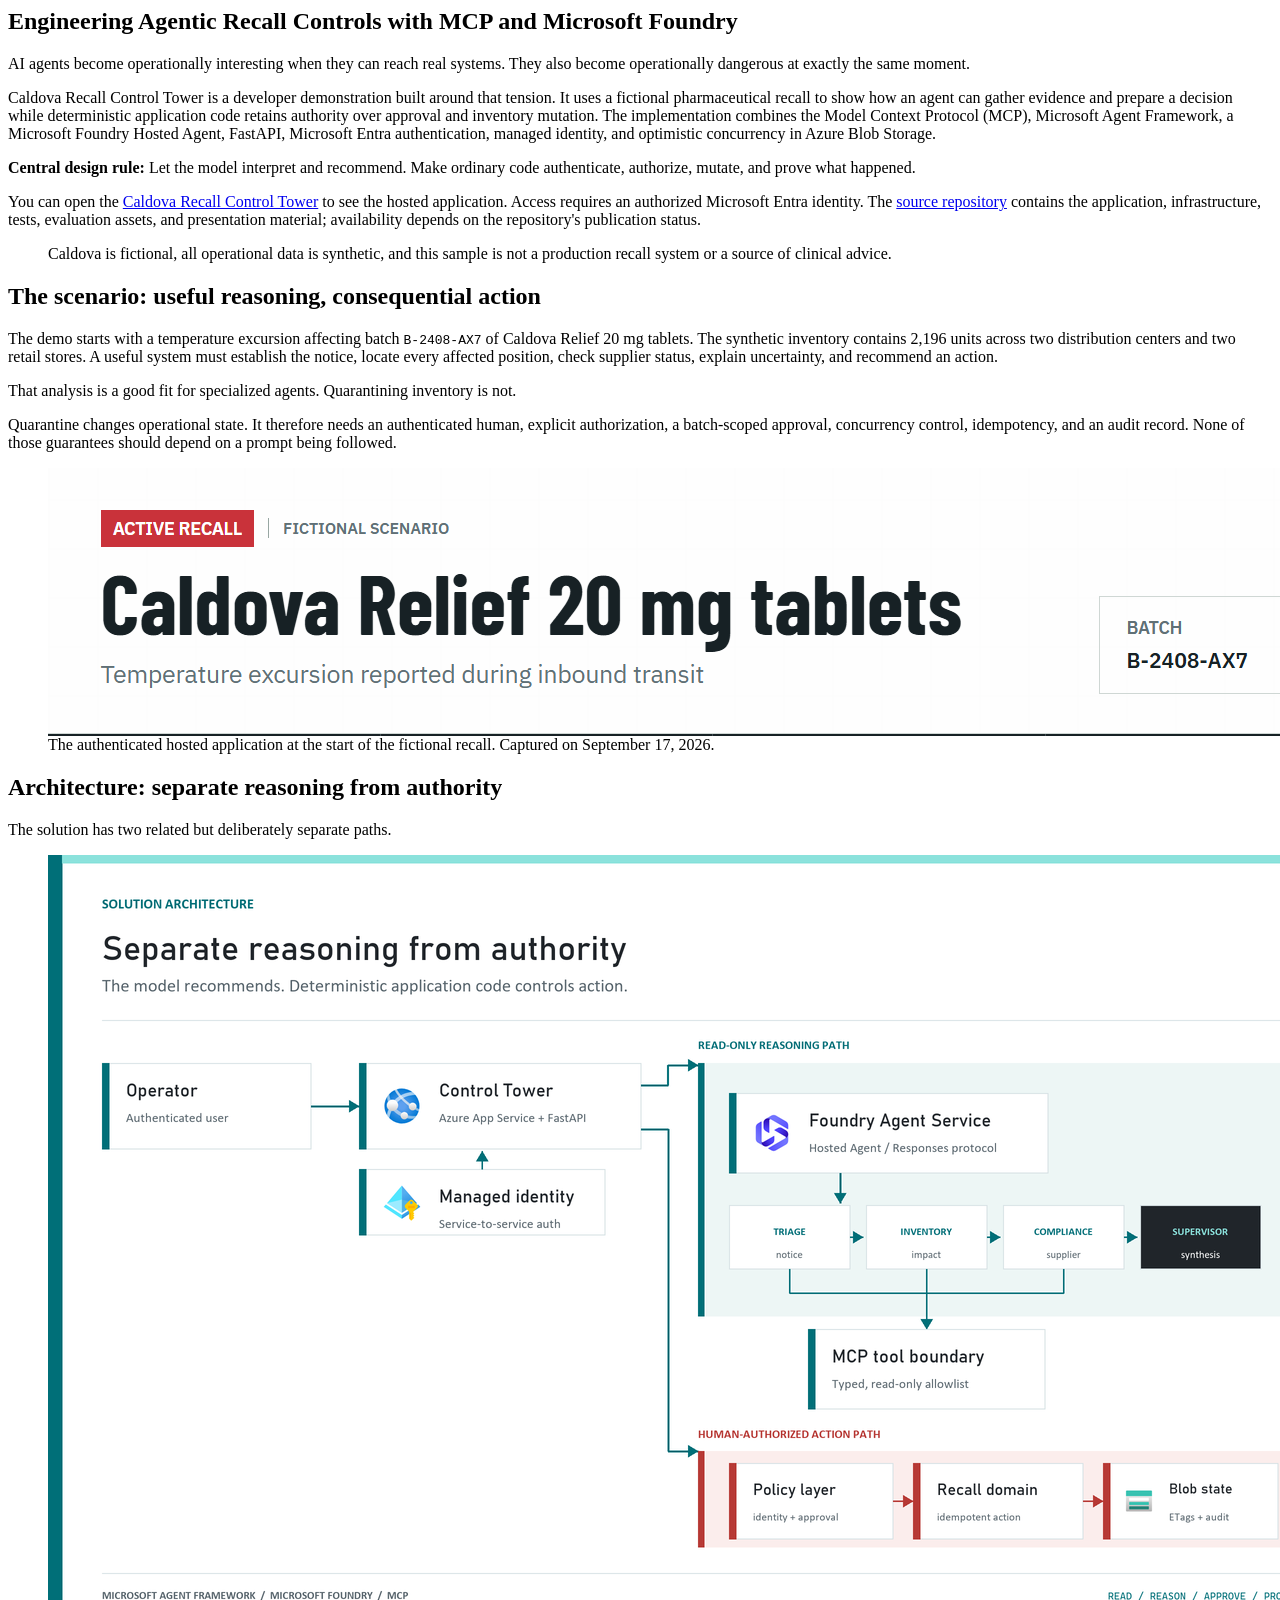
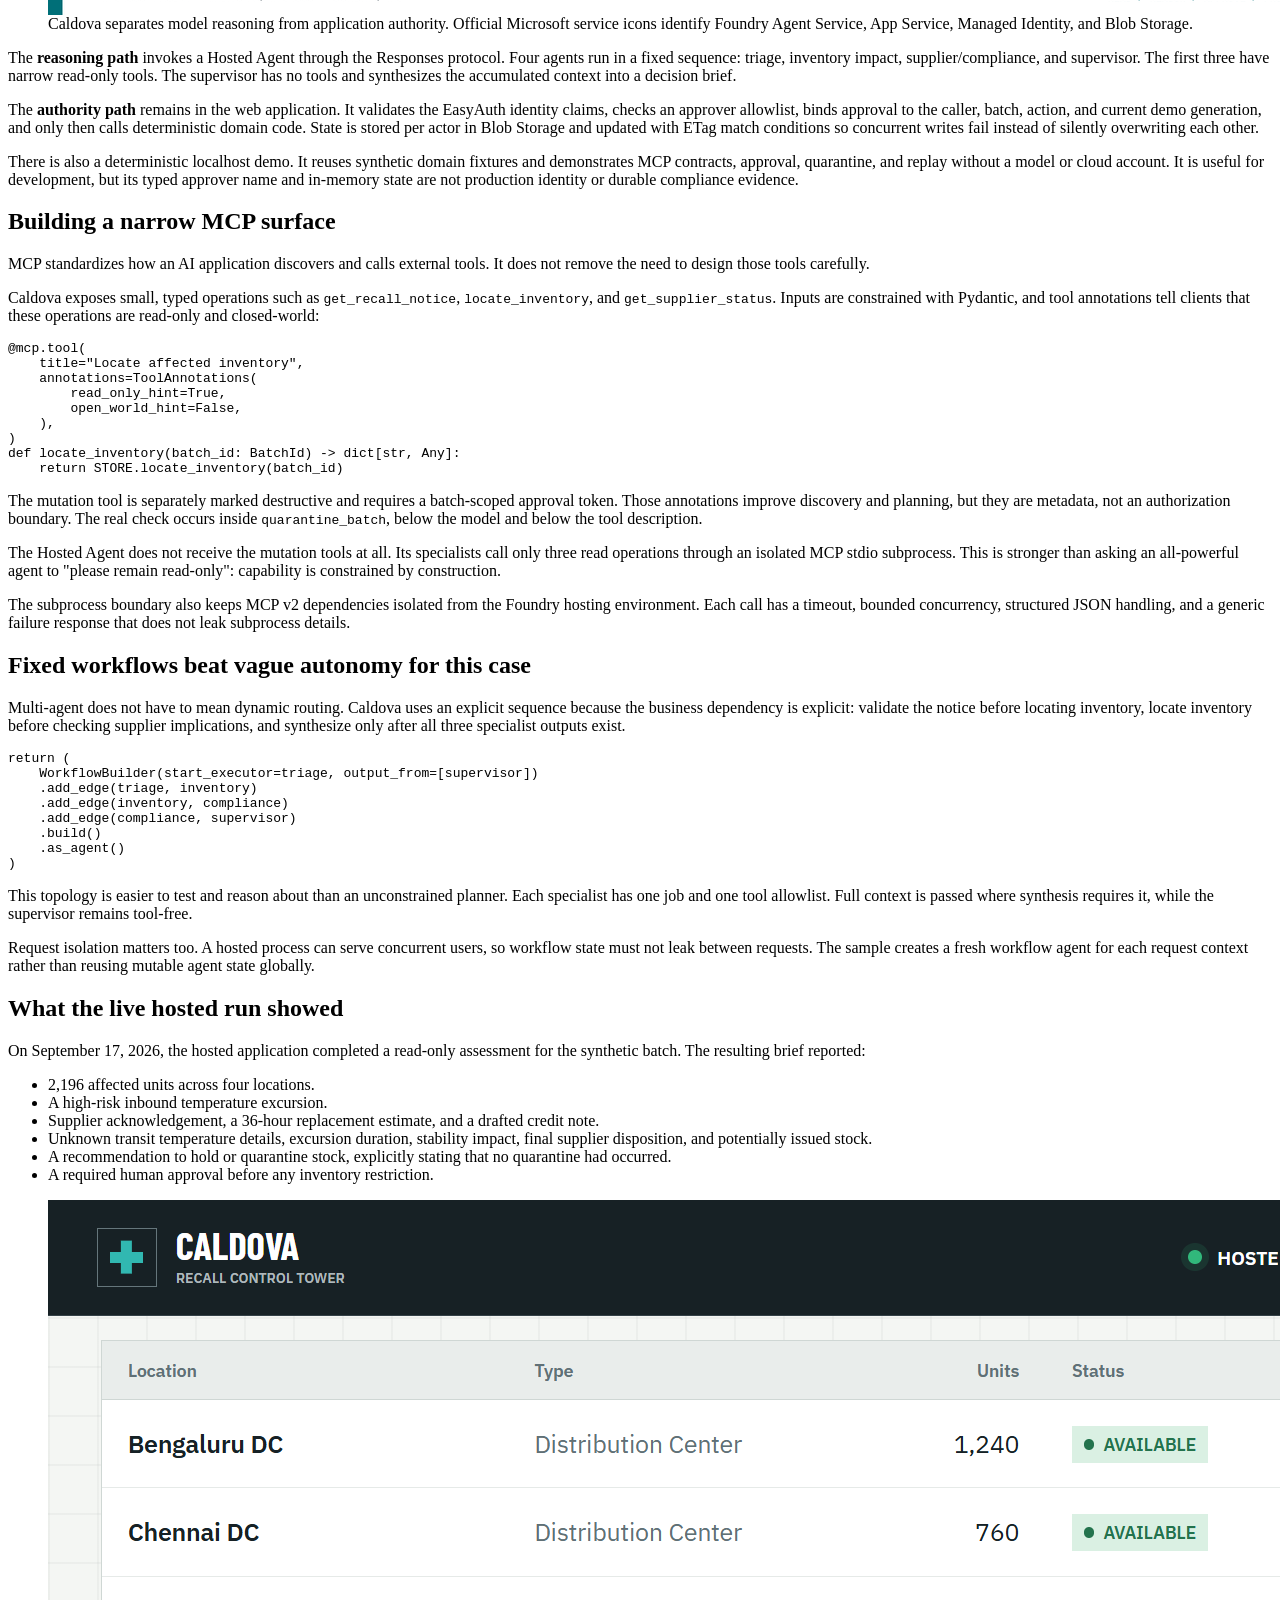
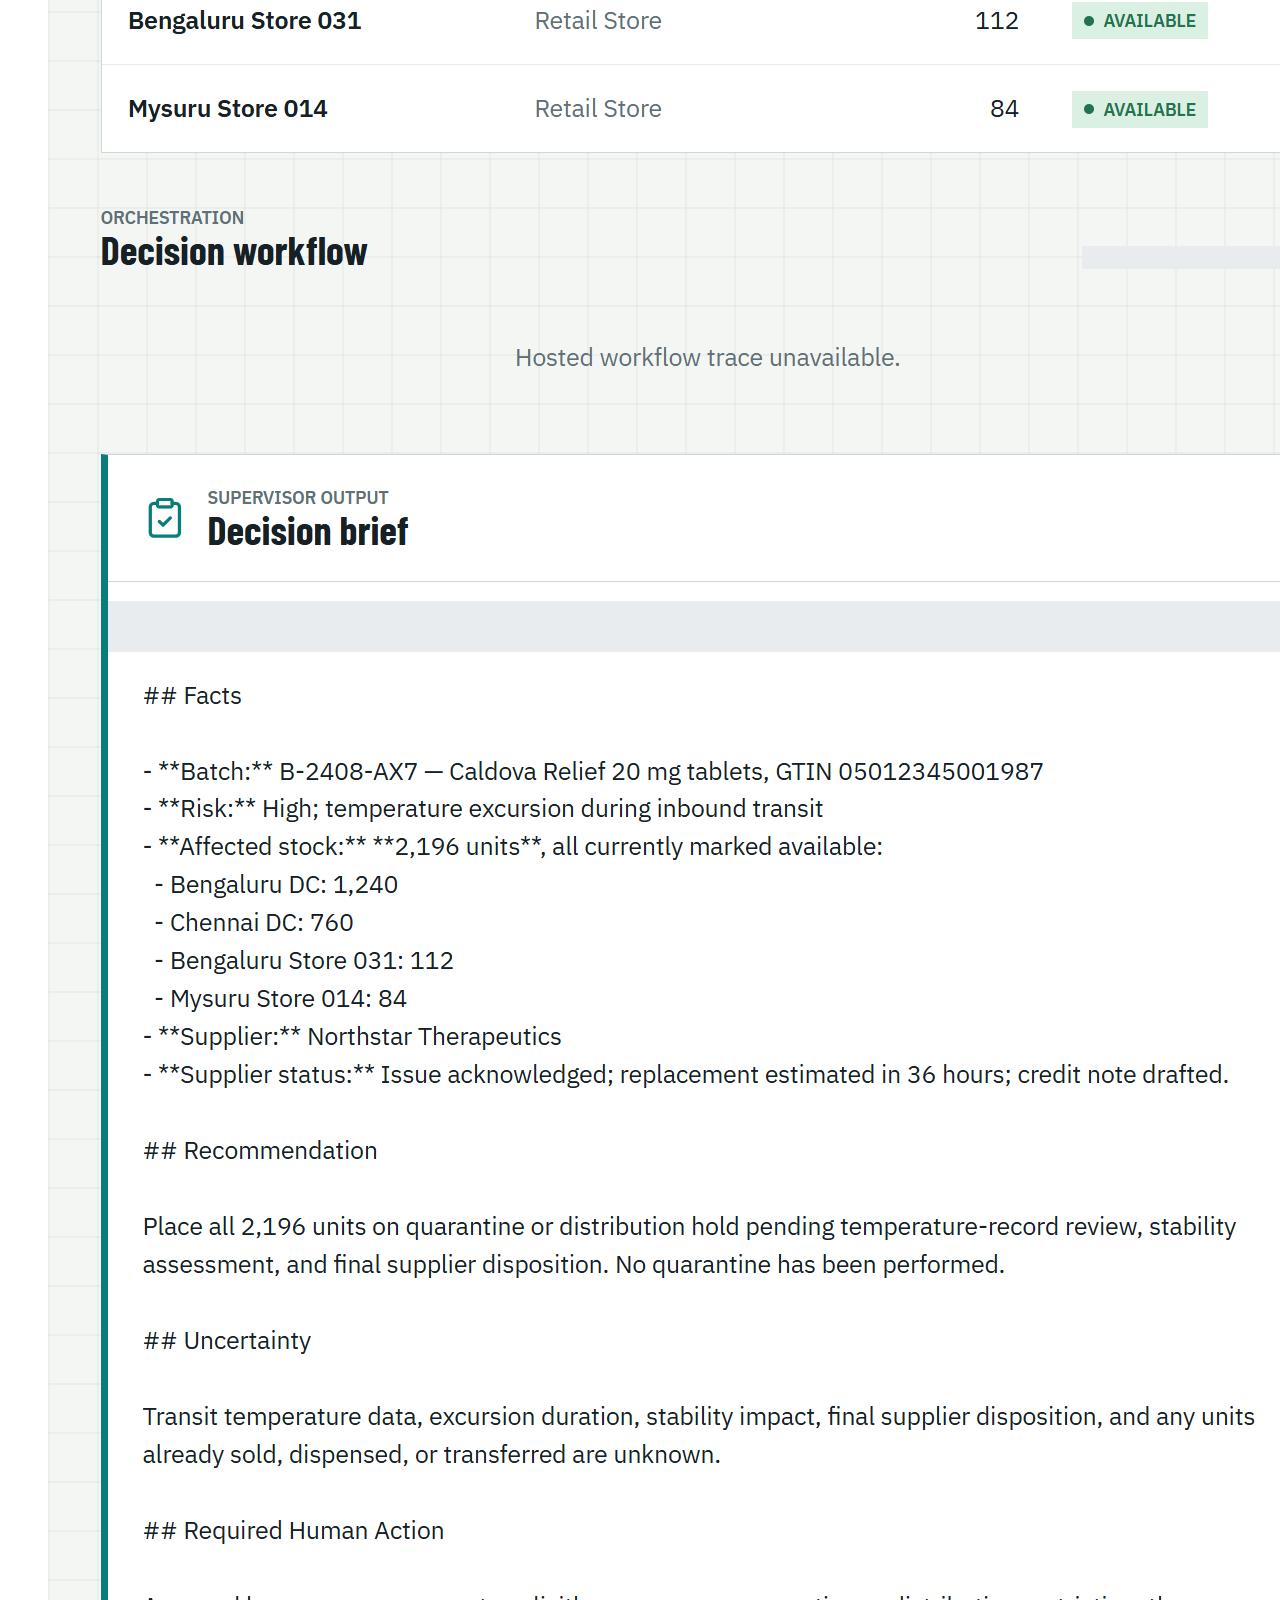
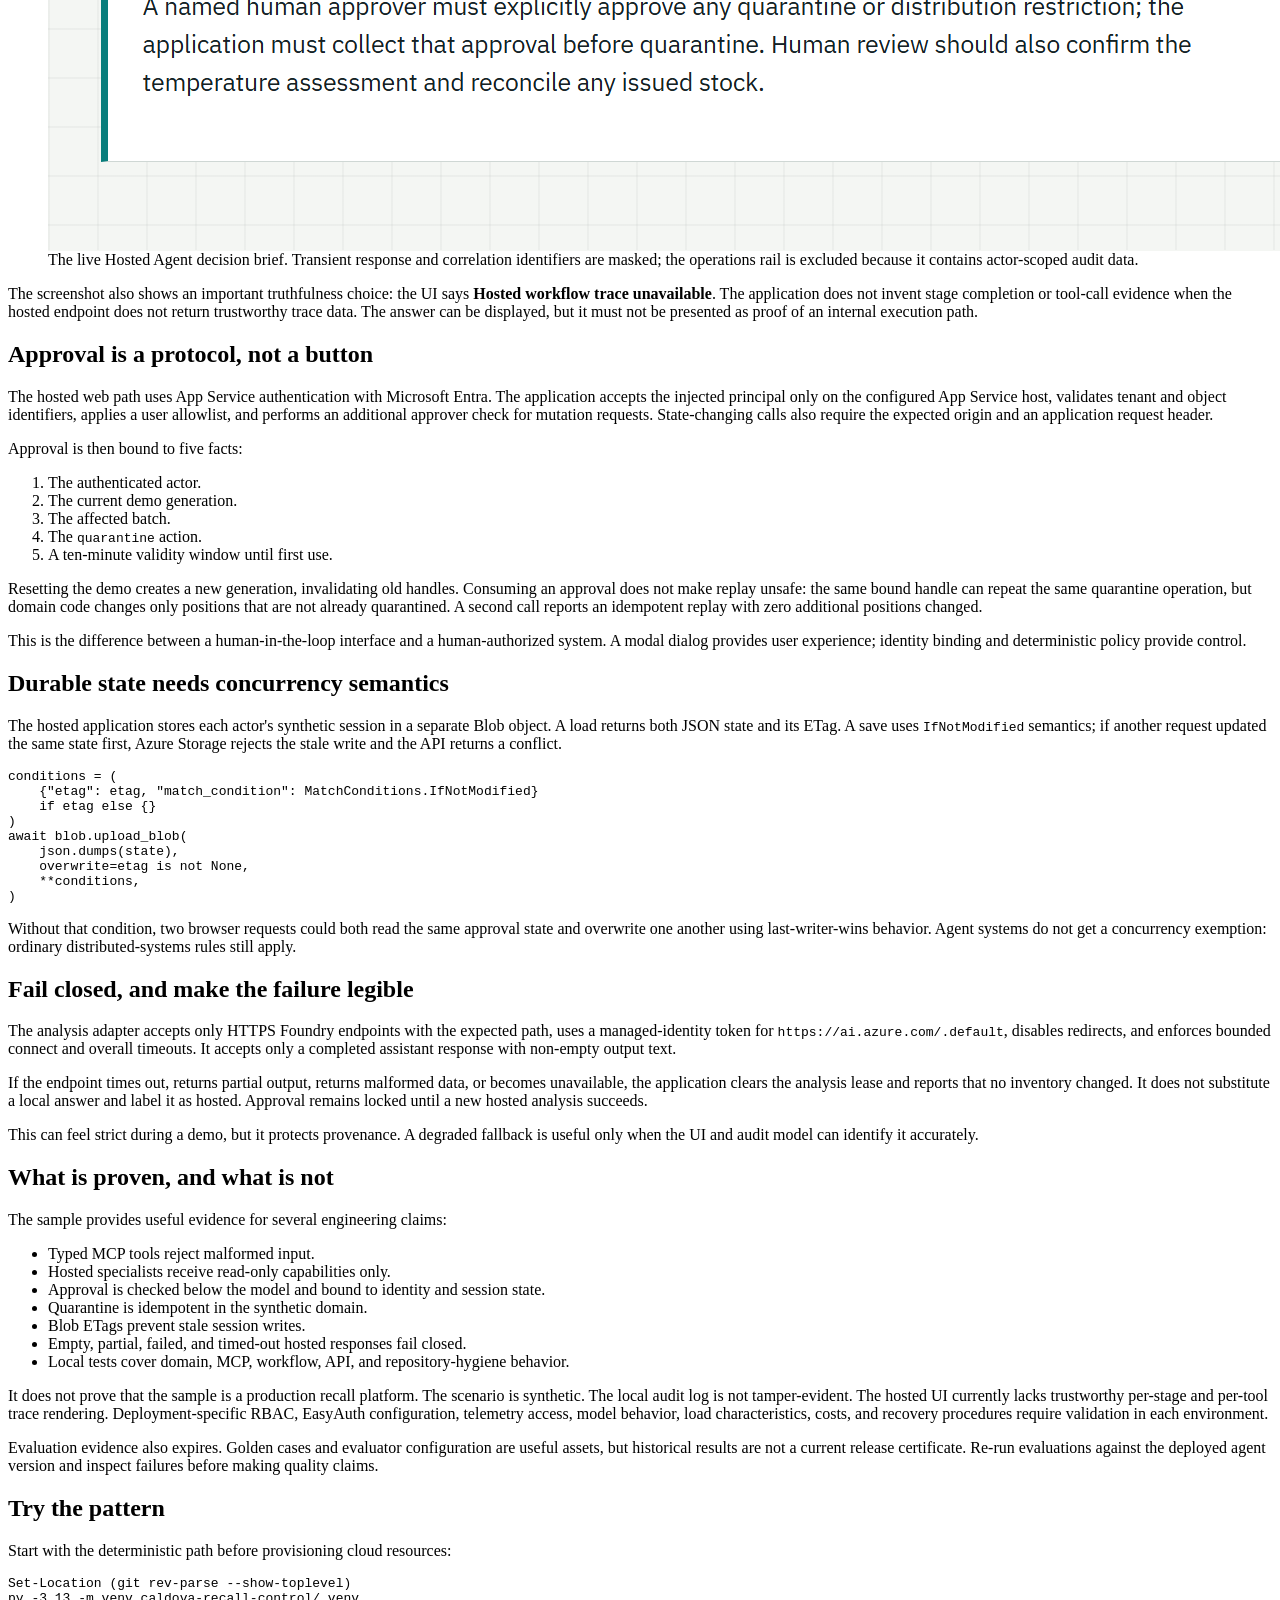
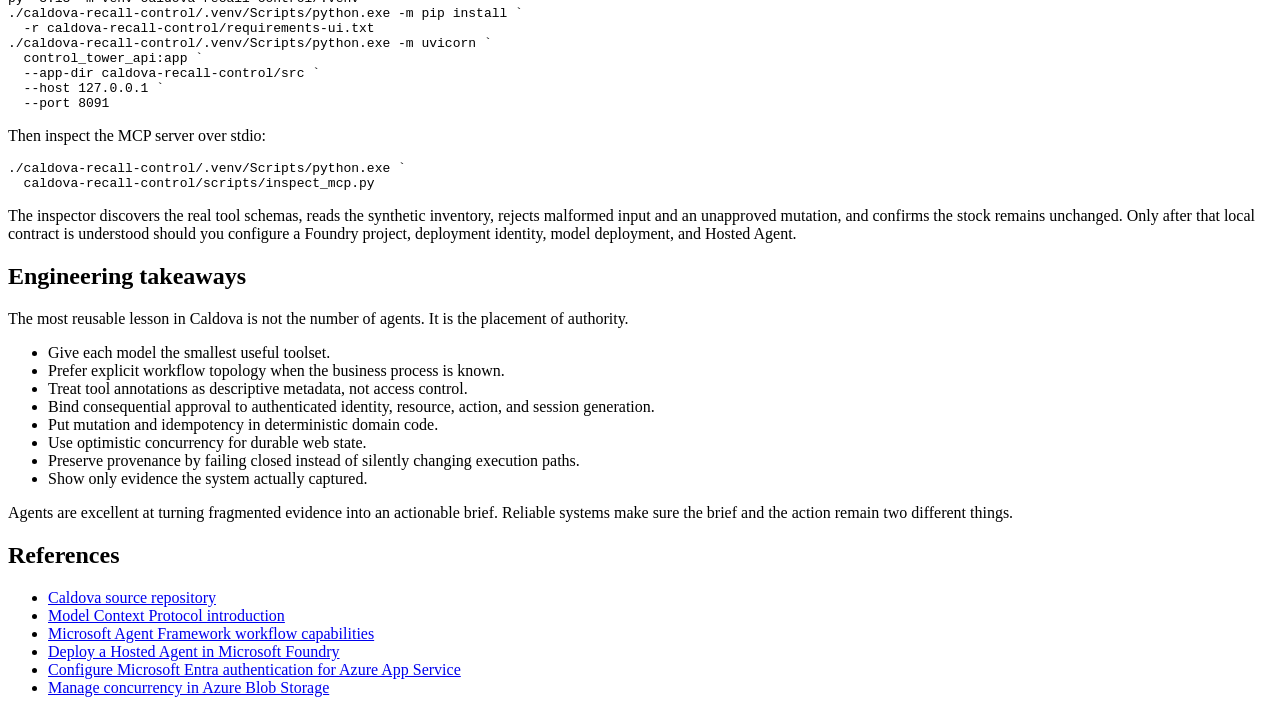
<file: caldova-recall-control/blog/engineering-agentic-recall-controls.html>
<body>
  <article>
    <h1>Engineering Agentic Recall Controls with MCP and Microsoft Foundry</h1>

    <p>AI agents become operationally interesting when they can reach real systems. They also become operationally dangerous at exactly the same moment.</p>

    <p>Caldova Recall Control Tower is a developer demonstration built around that tension. It uses a fictional pharmaceutical recall to show how an agent can gather evidence and prepare a decision while deterministic application code retains authority over approval and inventory mutation. The implementation combines the Model Context Protocol (MCP), Microsoft Agent Framework, a Microsoft Foundry Hosted Agent, FastAPI, Microsoft Entra authentication, managed identity, and optimistic concurrency in Azure Blob Storage.</p>

    <p><strong>Central design rule:</strong> Let the model interpret and recommend. Make ordinary code authenticate, authorize, mutate, and prove what happened.</p>

    <p>You can open the <a href="https://caldova-web-ti3pdz737nyvg.azurewebsites.net/">Caldova Recall Control Tower</a> to see the hosted application. Access requires an authorized Microsoft Entra identity. The <a href="https://github.com/leestott/mcp-connect">source repository</a> contains the application, infrastructure, tests, evaluation assets, and presentation material; availability depends on the repository's publication status.</p>

    <blockquote><p>Caldova is fictional, all operational data is synthetic, and this sample is not a production recall system or a source of clinical advice.</p></blockquote>

    <h2>The scenario: useful reasoning, consequential action</h2>

    <p>The demo starts with a temperature excursion affecting batch <code>B-2408-AX7</code> of Caldova Relief 20 mg tablets. The synthetic inventory contains 2,196 units across two distribution centers and two retail stores. A useful system must establish the notice, locate every affected position, check supplier status, explain uncertainty, and recommend an action.</p>

    <p>That analysis is a good fit for specialized agents. Quarantining inventory is not.</p>

    <p>Quarantine changes operational state. It therefore needs an authenticated human, explicit authorization, a batch-scoped approval, concurrency control, idempotency, and an audit record. None of those guarantees should depend on a prompt being followed.</p>

    <figure>
      <img src="assets/caldova-hosted-recall-overview.png" alt="Hosted Caldova recall overview showing the fictional batch, supplier, severity, and assessment state">
      <figcaption>The authenticated hosted application at the start of the fictional recall. Captured on September 17, 2026.</figcaption>
    </figure>

    <h2>Architecture: separate reasoning from authority</h2>

    <p>The solution has two related but deliberately separate paths.</p>

    <figure>
      <img src="assets/caldova-agent-architecture.png" alt="Caldova architecture separating a read-only Foundry Agent reasoning path from the human-authorized deterministic action path">
      <figcaption>Caldova separates model reasoning from application authority. Official Microsoft service icons identify Foundry Agent Service, App Service, Managed Identity, and Blob Storage.</figcaption>
    </figure>

    <p>The <strong>reasoning path</strong> invokes a Hosted Agent through the Responses protocol. Four agents run in a fixed sequence: triage, inventory impact, supplier/compliance, and supervisor. The first three have narrow read-only tools. The supervisor has no tools and synthesizes the accumulated context into a decision brief.</p>

    <p>The <strong>authority path</strong> remains in the web application. It validates the EasyAuth identity claims, checks an approver allowlist, binds approval to the caller, batch, action, and current demo generation, and only then calls deterministic domain code. State is stored per actor in Blob Storage and updated with ETag match conditions so concurrent writes fail instead of silently overwriting each other.</p>

    <p>There is also a deterministic localhost demo. It reuses synthetic domain fixtures and demonstrates MCP contracts, approval, quarantine, and replay without a model or cloud account. It is useful for development, but its typed approver name and in-memory state are not production identity or durable compliance evidence.</p>

    <h2>Building a narrow MCP surface</h2>

    <p>MCP standardizes how an AI application discovers and calls external tools. It does not remove the need to design those tools carefully.</p>

    <p>Caldova exposes small, typed operations such as <code>get_recall_notice</code>, <code>locate_inventory</code>, and <code>get_supplier_status</code>. Inputs are constrained with Pydantic, and tool annotations tell clients that these operations are read-only and closed-world:</p>

    <pre><code class="language-python">@mcp.tool(
    title="Locate affected inventory",
    annotations=ToolAnnotations(
        read_only_hint=True,
        open_world_hint=False,
    ),
)
def locate_inventory(batch_id: BatchId) -&gt; dict[str, Any]:
    return STORE.locate_inventory(batch_id)</code></pre>

    <p>The mutation tool is separately marked destructive and requires a batch-scoped approval token. Those annotations improve discovery and planning, but they are metadata, not an authorization boundary. The real check occurs inside <code>quarantine_batch</code>, below the model and below the tool description.</p>

    <p>The Hosted Agent does not receive the mutation tools at all. Its specialists call only three read operations through an isolated MCP stdio subprocess. This is stronger than asking an all-powerful agent to &quot;please remain read-only&quot;: capability is constrained by construction.</p>

    <p>The subprocess boundary also keeps MCP v2 dependencies isolated from the Foundry hosting environment. Each call has a timeout, bounded concurrency, structured JSON handling, and a generic failure response that does not leak subprocess details.</p>

    <h2>Fixed workflows beat vague autonomy for this case</h2>

    <p>Multi-agent does not have to mean dynamic routing. Caldova uses an explicit sequence because the business dependency is explicit: validate the notice before locating inventory, locate inventory before checking supplier implications, and synthesize only after all three specialist outputs exist.</p>

    <pre><code class="language-python">return (
    WorkflowBuilder(start_executor=triage, output_from=[supervisor])
    .add_edge(triage, inventory)
    .add_edge(inventory, compliance)
    .add_edge(compliance, supervisor)
    .build()
    .as_agent()
)</code></pre>

    <p>This topology is easier to test and reason about than an unconstrained planner. Each specialist has one job and one tool allowlist. Full context is passed where synthesis requires it, while the supervisor remains tool-free.</p>

    <p>Request isolation matters too. A hosted process can serve concurrent users, so workflow state must not leak between requests. The sample creates a fresh workflow agent for each request context rather than reusing mutable agent state globally.</p>

    <h2>What the live hosted run showed</h2>

    <p>On September 17, 2026, the hosted application completed a read-only assessment for the synthetic batch. The resulting brief reported:</p>

    <ul>
      <li>2,196 affected units across four locations.</li>
      <li>A high-risk inbound temperature excursion.</li>
      <li>Supplier acknowledgement, a 36-hour replacement estimate, and a drafted credit note.</li>
      <li>Unknown transit temperature details, excursion duration, stability impact, final supplier disposition, and potentially issued stock.</li>
      <li>A recommendation to hold or quarantine stock, explicitly stating that no quarantine had occurred.</li>
      <li>A required human approval before any inventory restriction.</li>
    </ul>

    <figure>
      <img src="assets/caldova-hosted-decision-brief.png" alt="Hosted Caldova inventory and model-generated decision brief with transient request identifiers masked">
      <figcaption>The live Hosted Agent decision brief. Transient response and correlation identifiers are masked; the operations rail is excluded because it contains actor-scoped audit data.</figcaption>
    </figure>

    <p>The screenshot also shows an important truthfulness choice: the UI says <strong>Hosted workflow trace unavailable</strong>. The application does not invent stage completion or tool-call evidence when the hosted endpoint does not return trustworthy trace data. The answer can be displayed, but it must not be presented as proof of an internal execution path.</p>

    <h2>Approval is a protocol, not a button</h2>

    <p>The hosted web path uses App Service authentication with Microsoft Entra. The application accepts the injected principal only on the configured App Service host, validates tenant and object identifiers, applies a user allowlist, and performs an additional approver check for mutation requests. State-changing calls also require the expected origin and an application request header.</p>

    <p>Approval is then bound to five facts:</p>

    <ol>
      <li>The authenticated actor.</li>
      <li>The current demo generation.</li>
      <li>The affected batch.</li>
      <li>The <code>quarantine</code> action.</li>
      <li>A ten-minute validity window until first use.</li>
    </ol>

    <p>Resetting the demo creates a new generation, invalidating old handles. Consuming an approval does not make replay unsafe: the same bound handle can repeat the same quarantine operation, but domain code changes only positions that are not already quarantined. A second call reports an idempotent replay with zero additional positions changed.</p>

    <p>This is the difference between a human-in-the-loop interface and a human-authorized system. A modal dialog provides user experience; identity binding and deterministic policy provide control.</p>

    <h2>Durable state needs concurrency semantics</h2>

    <p>The hosted application stores each actor's synthetic session in a separate Blob object. A load returns both JSON state and its ETag. A save uses <code>IfNotModified</code> semantics; if another request updated the same state first, Azure Storage rejects the stale write and the API returns a conflict.</p>

    <pre><code class="language-python">conditions = (
    {"etag": etag, "match_condition": MatchConditions.IfNotModified}
    if etag else {}
)
await blob.upload_blob(
    json.dumps(state),
    overwrite=etag is not None,
    **conditions,
)</code></pre>

    <p>Without that condition, two browser requests could both read the same approval state and overwrite one another using last-writer-wins behavior. Agent systems do not get a concurrency exemption: ordinary distributed-systems rules still apply.</p>

    <h2>Fail closed, and make the failure legible</h2>

    <p>The analysis adapter accepts only HTTPS Foundry endpoints with the expected path, uses a managed-identity token for <code>https://ai.azure.com/.default</code>, disables redirects, and enforces bounded connect and overall timeouts. It accepts only a completed assistant response with non-empty output text.</p>

    <p>If the endpoint times out, returns partial output, returns malformed data, or becomes unavailable, the application clears the analysis lease and reports that no inventory changed. It does not substitute a local answer and label it as hosted. Approval remains locked until a new hosted analysis succeeds.</p>

    <p>This can feel strict during a demo, but it protects provenance. A degraded fallback is useful only when the UI and audit model can identify it accurately.</p>

    <h2>What is proven, and what is not</h2>

    <p>The sample provides useful evidence for several engineering claims:</p>

    <ul>
      <li>Typed MCP tools reject malformed input.</li>
      <li>Hosted specialists receive read-only capabilities only.</li>
      <li>Approval is checked below the model and bound to identity and session state.</li>
      <li>Quarantine is idempotent in the synthetic domain.</li>
      <li>Blob ETags prevent stale session writes.</li>
      <li>Empty, partial, failed, and timed-out hosted responses fail closed.</li>
      <li>Local tests cover domain, MCP, workflow, API, and repository-hygiene behavior.</li>
    </ul>

    <p>It does not prove that the sample is a production recall platform. The scenario is synthetic. The local audit log is not tamper-evident. The hosted UI currently lacks trustworthy per-stage and per-tool trace rendering. Deployment-specific RBAC, EasyAuth configuration, telemetry access, model behavior, load characteristics, costs, and recovery procedures require validation in each environment.</p>

    <p>Evaluation evidence also expires. Golden cases and evaluator configuration are useful assets, but historical results are not a current release certificate. Re-run evaluations against the deployed agent version and inspect failures before making quality claims.</p>

    <h2>Try the pattern</h2>

    <p>Start with the deterministic path before provisioning cloud resources:</p>

    <pre><code class="language-powershell">Set-Location (git rev-parse --show-toplevel)
py -3.13 -m venv caldova-recall-control/.venv
./caldova-recall-control/.venv/Scripts/python.exe -m pip install `
  -r caldova-recall-control/requirements-ui.txt
./caldova-recall-control/.venv/Scripts/python.exe -m uvicorn `
  control_tower_api:app `
  --app-dir caldova-recall-control/src `
  --host 127.0.0.1 `
  --port 8091</code></pre>

    <p>Then inspect the MCP server over stdio:</p>

    <pre><code class="language-powershell">./caldova-recall-control/.venv/Scripts/python.exe `
  caldova-recall-control/scripts/inspect_mcp.py</code></pre>

    <p>The inspector discovers the real tool schemas, reads the synthetic inventory, rejects malformed input and an unapproved mutation, and confirms the stock remains unchanged. Only after that local contract is understood should you configure a Foundry project, deployment identity, model deployment, and Hosted Agent.</p>

    <h2>Engineering takeaways</h2>

    <p>The most reusable lesson in Caldova is not the number of agents. It is the placement of authority.</p>

    <ul>
      <li>Give each model the smallest useful toolset.</li>
      <li>Prefer explicit workflow topology when the business process is known.</li>
      <li>Treat tool annotations as descriptive metadata, not access control.</li>
      <li>Bind consequential approval to authenticated identity, resource, action, and session generation.</li>
      <li>Put mutation and idempotency in deterministic domain code.</li>
      <li>Use optimistic concurrency for durable web state.</li>
      <li>Preserve provenance by failing closed instead of silently changing execution paths.</li>
      <li>Show only evidence the system actually captured.</li>
    </ul>

    <p>Agents are excellent at turning fragmented evidence into an actionable brief. Reliable systems make sure the brief and the action remain two different things.</p>

    <h2>References</h2>

    <ul>
      <li><a href="https://github.com/leestott/mcp-connect">Caldova source repository</a></li>
      <li><a href="https://modelcontextprotocol.io/docs/getting-started/intro">Model Context Protocol introduction</a></li>
      <li><a href="https://learn.microsoft.com/en-us/agent-framework/workflows/">Microsoft Agent Framework workflow capabilities</a></li>
      <li><a href="https://learn.microsoft.com/en-us/azure/foundry/agents/how-to/deploy-hosted-agent">Deploy a Hosted Agent in Microsoft Foundry</a></li>
      <li><a href="https://learn.microsoft.com/en-us/azure/app-service/configure-authentication-provider-aad">Configure Microsoft Entra authentication for Azure App Service</a></li>
      <li><a href="https://learn.microsoft.com/en-us/azure/storage/blobs/concurrency-manage">Manage concurrency in Azure Blob Storage</a></li>
    </ul>
  </article>
</body>
</file>
